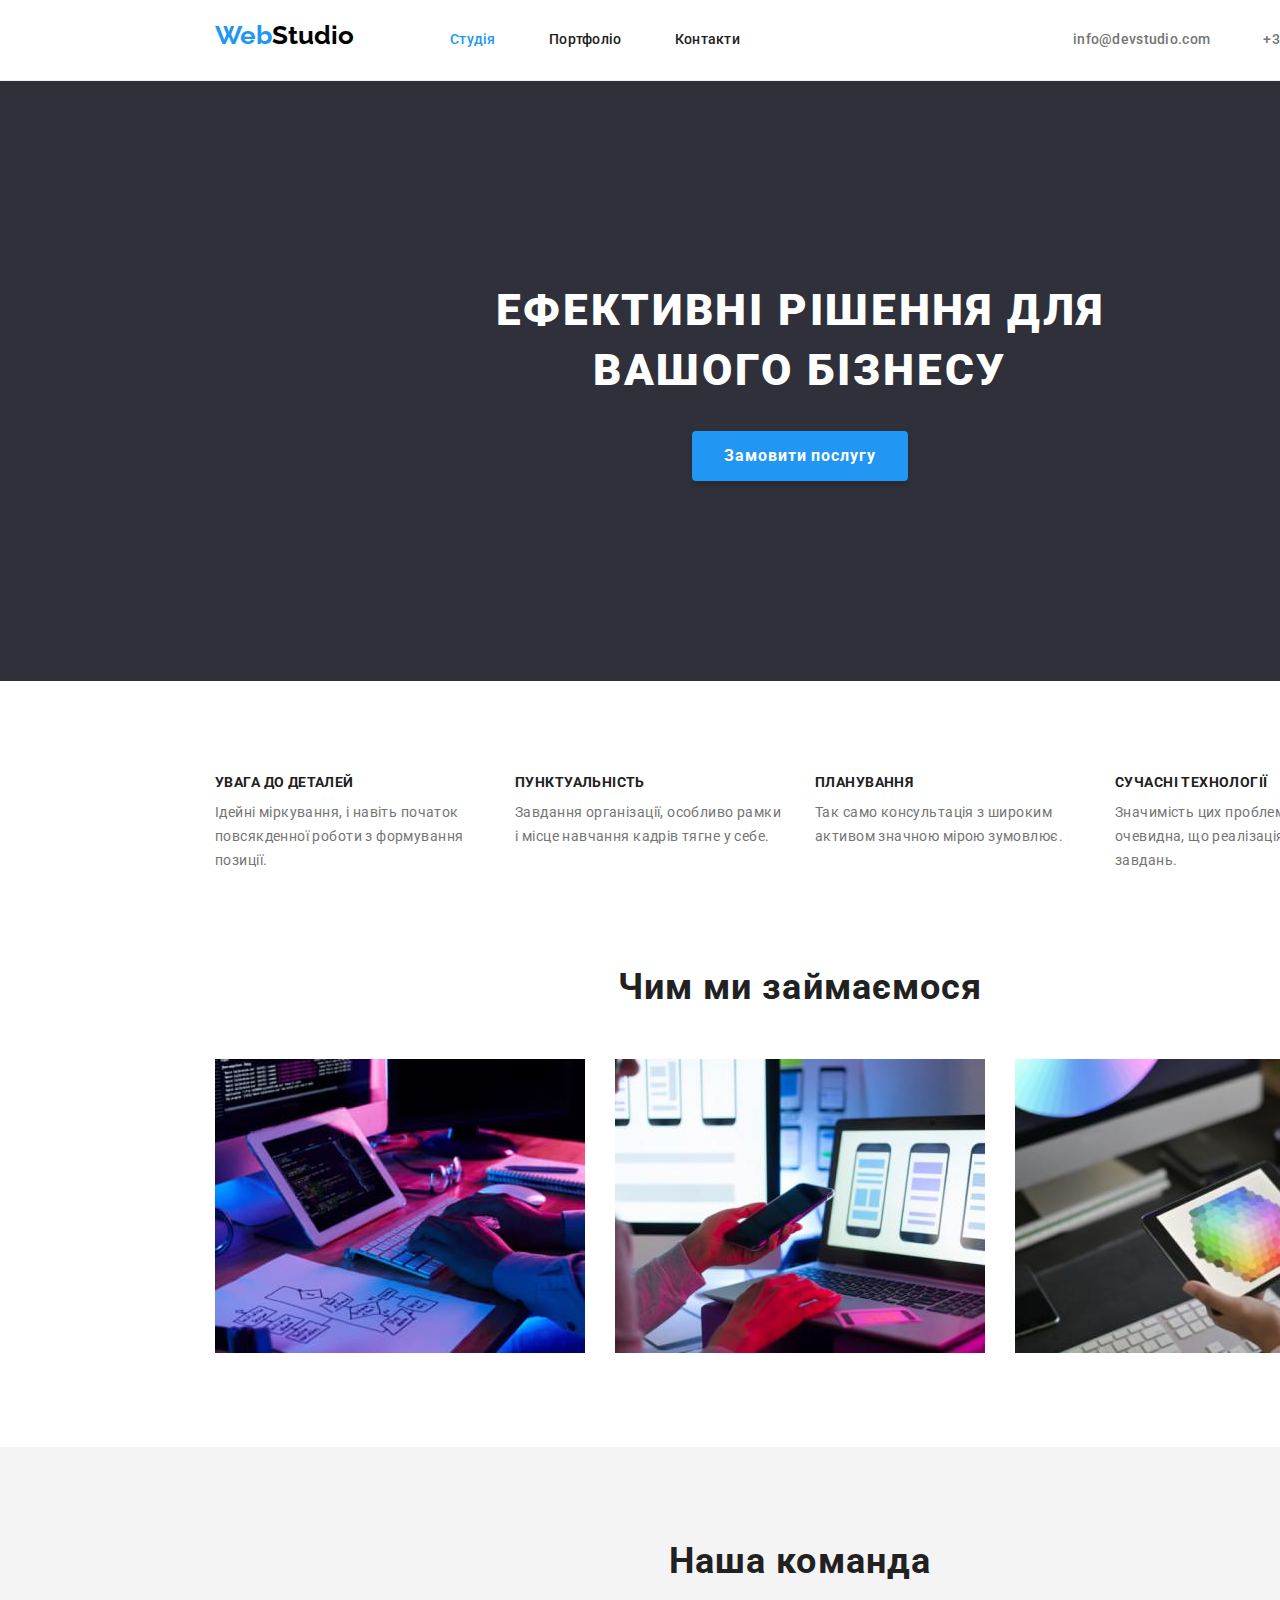
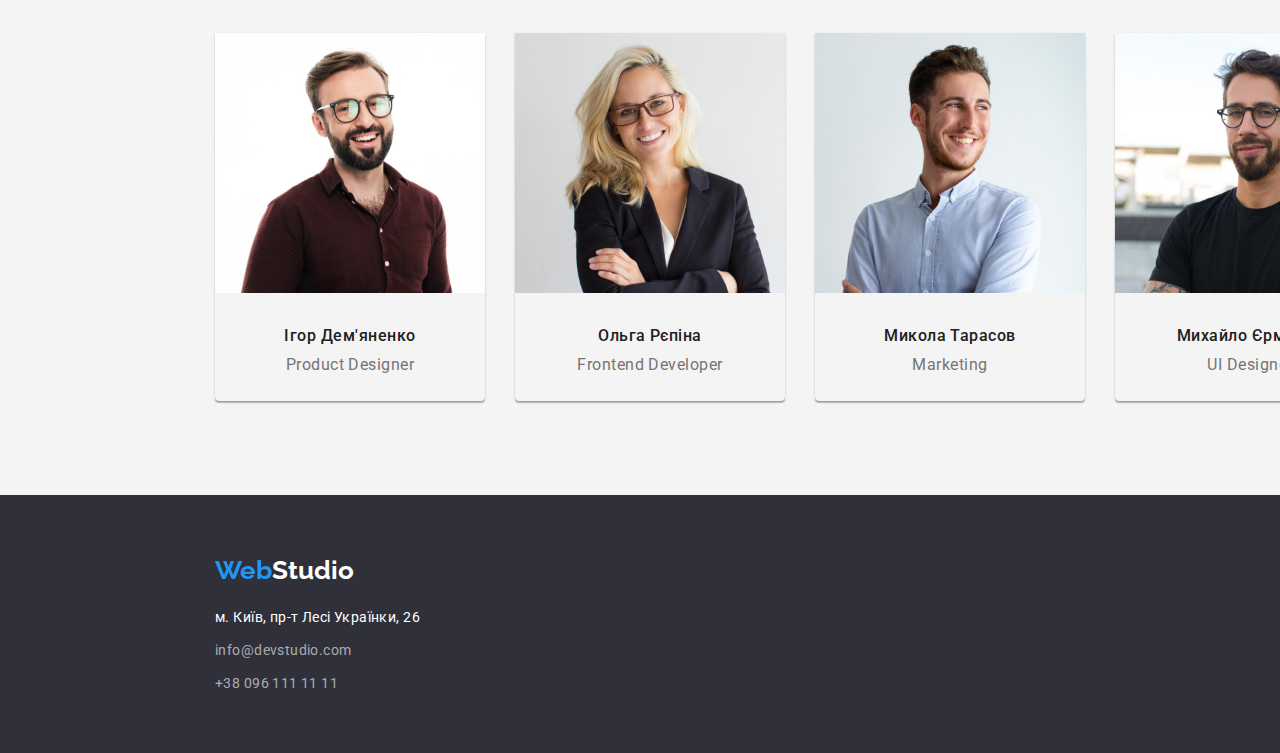
<file: index.html>
<!DOCTYPE html>
<html lang="uk">
  <head>
    <meta charset="UTF-8" />
    <meta http-equiv="X-UA-Compatible" content="IE=edge" />
    <meta name="viewport" content="width=device-width, initial-scale=1.0" />
    <title>Студія</title>

    <link rel="stylesheet" href="style.css" />
    <link rel="preconnect" href="https://fonts.googleapis.com" />
    <link rel="preconnect" href="https://fonts.gstatic.com" crossorigin />
    <link
      href="https://fonts.googleapis.com/css2?family=Raleway:wght@700&family=Roboto:wght@400;500;700;900&display=swap"
      rel="stylesheet"
    />
  </head>
  <body>
    <header class="header">
      <a href="./index.html" class="logo">
        <span class="logo-first-part">Web</span
        ><span class="logo-second-part">Studio</span>
      </a>
      <nav class="header-nav">
        <ul class="header-links-list">
          <li class="header-links-list-item">
            <a href="./index.html" class="header-link active-link">Студія</a>
          </li>
          <li class="header-links-list-item">
            <a href="./portfolio.html" class="header-link">Портфоліо</a>
          </li>
          <li class="header-links-list-item">
            <a href="#" class="header-link">Контакти</a>
          </li>
        </ul>
      </nav>
      <ul class="header-contacts-list">
        <li><a href="mailto:info@devstudio.com">info@devstudio.com</a></li>
        <li><a href="tel:+380961111111">+38 096 111 11 11</a></li>
      </ul>
    </header>

    <main>
      <section class="hero">
        <h1>ЕФЕКТИВНІ РІШЕННЯ ДЛЯ ВАШОГО БІЗНЕСУ</h1>
        <button type="button" class="hero-btn">Замовити послугу</button>
      </section>

      <section class="features">
        <ul class="features-list">
          <li class="features-list-item">
            <h3>УВАГА ДО ДЕТАЛЕЙ</h3>
            <p>
              Ідейні міркування, і навіть початок повсякденної роботи з
              формування позиції.
            </p>
          </li>
          <li class="features-list-item">
            <h3>ПУНКТУАЛЬНІСТЬ</h3>
            <p>
              Завдання організації, особливо рамки і місце навчання кадрів тягне
              у себе.
            </p>
          </li>

          <li class="features-list-item">
            <h3>ПЛАНУВАННЯ</h3>
            <p>
              Так само консультація з широким активом значною мірою зумовлює.
            </p>
          </li>
          <li class="features-list-item">
            <h3>СУЧАСНІ ТЕХНОЛОГІЇ</h3>
            <p>
              Значимість цих проблем настільки очевидна, що реалізація планових
              завдань.
            </p>
          </li>
        </ul>
      </section>

      <section class="job">
        <h2>Чим ми займаємося</h2>
        <ul class="job-list">
          <li class="job-list-item">
            <a href="#"
              ><img
                src="./images/job1.jpg"
                alt="Наші проекти"
                width="370"
                height="294"
            /></a>
          </li>
          <li class="job-list-item">
            <a href="#"
              ><img
                src="./images/job2.jpg"
                alt="Наші проекти"
                width="370"
                height="294"
            /></a>
          </li>
          <li class="job-list-item">
            <a href="#"
              ><img
                src="./images/job3.jpg"
                alt="Наші проекти"
                width="370"
                height="294"
            /></a>
          </li>
        </ul>
      </section>

      <section class="team">
        <h2>Наша команда</h2>
        <ul class="team-list">
          <li class="team-list-item">
            <a href="#"
              ><img
                src="./images/team1.jpg"
                width="270"
                height="260"
                alt="Ігорь Дем'яненко"
              />
              <h3>Ігор Дем'яненко</h3>
              <p>Product Designer</p>
            </a>
          </li>
          <li class="team-list-item">
            <a href="#"
              ><img
                src="./images/team2.jpg"
                width="270"
                height="260"
                alt="Ольга Рєпіна"
              />
              <h3>Ольга Рєпіна</h3>
              <p>Frontend Developer</p>
            </a>
          </li>
          <li class="team-list-item">
            <a href="#"
              ><img
                src="./images/team3.jpg"
                width="270"
                height="260"
                alt="Микола Тарасов"
              />
              <h3>Микола Тарасов</h3>
              <p>Marketing</p>
            </a>
          </li>
          <li class="team-list-item">
            <a href="#"
              ><img
                src="./images/team4.jpg"
                width="270"
                height="260"
                alt="Михайло Єрмаков"
              />
              <h3>Михайло Єрмаков</h3>
              <p>UI Designer</p>
            </a>
          </li>
        </ul>
      </section>
    </main>

    <footer class="footer">
      <a href="./index.html" class="logo">
        <span class="logo-first-part">Web</span
        ><span class="logo-second-part-footer">Studio</span>
      </a>
      <address class="address">
        <ul class="address-list">
          <li class="address-list-item address-city">
            <a href="https://goo.gl/maps/3ZXyzKHYZNvMM94u7">
              м. Київ, пр-т Лесі Українки, 26
            </a>
          </li>
          <li class="address-list-item">
            <a href="mailto:info@devstudio.com">info@devstudio.com</a>
          </li>
          <li class="address-list-item">
            <a href="tel:+380961111111">+38 096 111 11 11</a>
          </li>
        </ul>
      </address>
    </footer>
  </body>
</html>
</file>
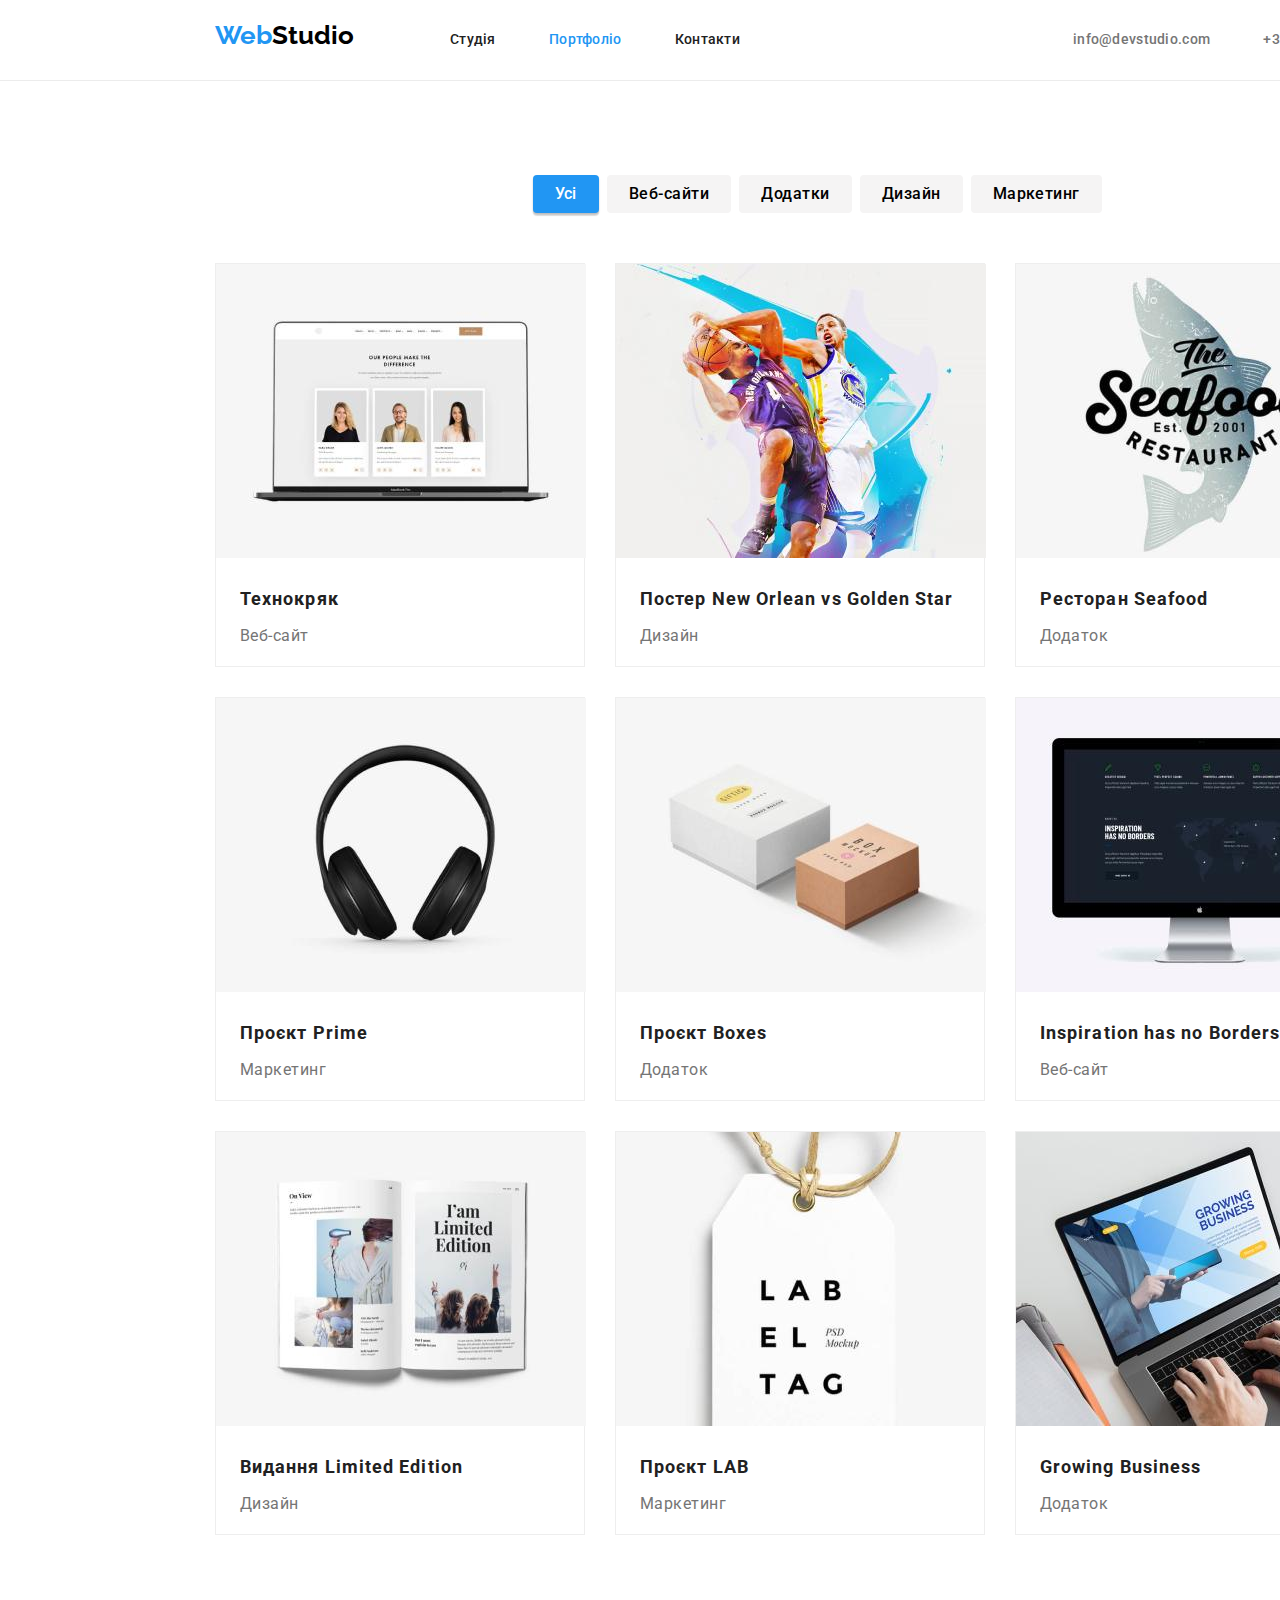
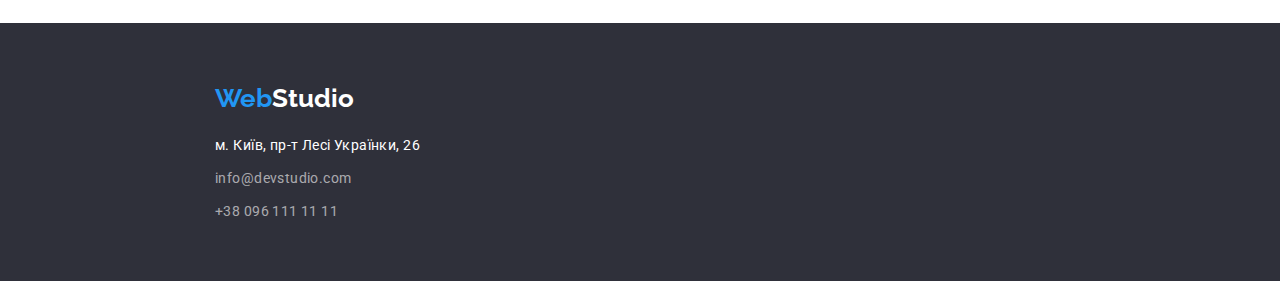
<file: portfolio.html>
<!DOCTYPE html>
<html lang="uk">
  <head>
    <meta charset="UTF-8" />
    <meta http-equiv="X-UA-Compatible" content="IE=edge" />
    <meta name="viewport" content="width=device-width, initial-scale=1.0" />
    <title>Студія</title>

    <link rel="stylesheet" href="style.css" />
    <link rel="preconnect" href="https://fonts.googleapis.com" />
    <link rel="preconnect" href="https://fonts.gstatic.com" crossorigin />
    <link
      href="https://fonts.googleapis.com/css2?family=Raleway:wght@700&family=Roboto:wght@400;500;700;900&display=swap"
      rel="stylesheet"
    />
  </head>
  <body>
    <header class="header">
      <a href="./index.html" class="logo">
        <span class="logo-first-part">Web</span
        ><span class="logo-second-part">Studio</span>
      </a>
      <nav class="header-nav">
        <ul class="header-links-list">
          <li class="header-links-list-item">
            <a href="./index.html" class="header-link">Студія</a>
          </li>
          <li class="header-links-list-item">
            <a href="./portfolio.html" class="header-link active-link"
              >Портфоліо</a
            >
          </li>
          <li class="header-links-list-item">
            <a href="#" class="header-link">Контакти</a>
          </li>
        </ul>
      </nav>
      <ul class="header-contacts-list">
        <li><a href="mailto:info@devstudio.com">info@devstudio.com</a></li>
        <li><a href="tel:+380961111111">+38 096 111 11 11</a></li>
      </ul>
    </header>

    <main>
      <section class="portfolio">
        <ul class="filter-list">
          <li class="filter-list-item">
            <button type="button" class="filter-btn active-btn">Усі</button>
          </li>
          <li class="filter-list-item">
            <button type="button" class="filter-btn">Веб-сайти</button>
          </li>
          <li class="filter-list-item">
            <button type="button" class="filter-btn">Додатки</button>
          </li>
          <li class="filter-list-item">
            <button type="button" class="filter-btn">Дизайн</button>
          </li>
          <li class="filter-list-item">
            <button type="button" class="filter-btn">Маркетинг</button>
          </li>
        </ul>
        <ul class="projects-list">
          <li class="projects-list-item">
            <a href="#">
              <img
                src="./images/project1.jpg"
                alt="Веб-сайт Технокряк"
                width="370"
                height="294"
              />
              <h2 class="project-list-item-name">Технокряк</h2>
              <p class="project-list-item-category">Веб-сайт</p>
            </a>
          </li>
          <li class="projects-list-item">
            <a href="#">
              <img
                src="./images/project2.jpg"
                alt="Дизайн Постер New Orlean vs Golden Star"
                width="370"
                height="294"
              />
              <h2 class="project-list-item-name">
                Постер New Orlean vs Golden Star
              </h2>
              <p class="project-list-item-category">Дизайн</p>
            </a>
          </li>
          <li class="projects-list-item">
            <a href="#">
              <img
                src="./images/project3.jpg"
                alt="Додаток Ресторан Seafood"
                width="370"
                height="294"
              />
              <h2 class="project-list-item-name">Ресторан Seafood</h2>
              <p class="project-list-item-category">Додаток</p>
            </a>
          </li>
          <li class="projects-list-item">
            <a href="#">
              <img
                src="./images/project4.jpg"
                alt="Маркетинг Проєкт Prime"
                width="370"
                height="294"
              />
              <h2 class="project-list-item-name">Проєкт Prime</h2>
              <p class="project-list-item-category">Маркетинг</p>
            </a>
          </li>
          <li class="projects-list-item">
            <a href="#">
              <img
                src="./images/project5.jpg"
                alt="Додаток Проєкт Boxes"
                width="370"
                height="294"
              />
              <h2 class="project-list-item-name">Проєкт Boxes</h2>
              <p class="project-list-item-category">Додаток</p>
            </a>
          </li>
          <li class="projects-list-item">
            <a href="#">
              <img
                src="./images/project6.jpg"
                alt="Веб-сайт Inspiration has no Borders"
                width="370"
                height="294"
              />
              <h2 class="project-list-item-name">Inspiration has no Borders</h2>
              <p class="project-list-item-category">Веб-сайт</p>
            </a>
          </li>
          <li class="projects-list-item">
            <a href="#">
              <img
                src="./images/project7.jpg"
                alt="Дизайн Видання Limited Edition"
                width="370"
                height="294"
              />
              <h2 class="project-list-item-name">Видання Limited Edition</h2>
              <p class="project-list-item-category">Дизайн</p>
            </a>
          </li>
          <li class="projects-list-item">
            <a href="#">
              <img
                src="./images/project8.jpg"
                alt="Маркетинг Проєкт LAB"
                width="370"
                height="294"
              />
              <h2 class="project-list-item-name">Проєкт LAB</h2>
              <p class="project-list-item-category">Маркетинг</p>
            </a>
          </li>
          <li class="projects-list-item">
            <a href="#">
              <img
                src="./images/project9.jpg"
                alt="Додаток Growing Business"
                width="370"
                height="294"
              />
              <h2 class="project-list-item-name">Growing Business</h2>
              <p class="project-list-item-category">Додаток</p>
            </a>
          </li>
        </ul>
      </section>
    </main>

    <footer class="footer">
      <a href="./index.html" class="logo">
        <span class="logo-first-part">Web</span
        ><span class="logo-second-part-footer">Studio</span>
      </a>
      <address class="address">
        <ul class="address-list">
          <li class="address-list-item address-city">
            <a href="https://goo.gl/maps/3ZXyzKHYZNvMM94u7">
              м. Київ, пр-т Лесі Українки, 26
            </a>
          </li>
          <li class="address-list-item">
            <a href="mailto:info@devstudio.com">info@devstudio.com</a>
          </li>
          <li class="address-list-item">
            <a href="tel:+380961111111">+38 096 111 11 11</a>
          </li>
        </ul>
      </address>
    </footer>
  </body>
</html>
</file>
<file: style.css>
/* global styles start */
body {
  width: 1600px;
  margin: 0 auto;
  box-sizing: border-box;

  font-family: Roboto, sans-serif;
  font-size: 14px;
  color: var(--black-color);
}
:root {
  --blue-color: #2196f3;
  --black-color: #212121;
  --grey-color: #757575;
  --header-footer-color: #2f303a;
  --white-color: #FFFFFF;
  --section-color: #F5F4F4;
}
/* global styles end */

/* header section start */
.header {

  display: inline-block;
  width: 1170px;
  height: 80px;

  padding: 0px 215px;
  border-bottom: 1px solid #ECECEC
}
.logo {
  display: inline-block;

  font-size: 26px;
  font-family: Raleway;
  font-weight: 700;
  line-height: 1.19;
}
.logo-first-part {
  color: var(--blue-color);
}
.logo-second-part {
  color: #000000;
}
.logo-second-part-footer {
  color: var(--white-color);
}
.header-nav {

  height: 100%;
  display: inline-block;
  vertical-align: middle;
  margin-left: 93px;

}
.header-contacts-list {
  margin: 0;
  padding: 0;
  display: inherit;
  height: 16px;
  margin-left: 330px;
  font-weight: 500;
  line-height: 1.14;
  letter-spacing: 0.02em;
}
a {
  text-decoration: none;
  display: inline-block;
}
a:focus-visible {
  color: var(--blue-color);
}

li {
  display: inline-block;
  list-style: none;
}
li a {
  color: var(--grey-color);
  width: 100%;
  height: 100%;
}
li a:hover {
  color: var(--blue-color);
}
.header-links-list {
  margin: 0;
  padding: 0;
  padding-top: 32px;
  font-weight: 500;
  line-height: 1.14;
  letter-spacing: 0.02em;
}
.header-links-list li:not(:last-child) {
  margin-right: 50px;
}
.header-contacts-list li:not(:last-child) {
  margin-right: 50px;
}

.header-link {
  color: var(--black-color);
}
.header-link:hover {
  color: var(--blue-color);
  text-decoration: solid underline 3px;
  text-underline-offset: 5px;
}
.header-link.active-link {
  color: var(--blue-color);
}
.hero {
  width: 1600px;
  height: 600px;
  margin: 0 auto;

  background-color: var(--header-footer-color);
}
h1 {
  display: block;
  width: 699px;
  height: 120px;
  margin: 0 auto;
  padding-top: 200px;

  font-size: 44px;
  font-weight: 900;
  line-height: 1.36;
  text-align: center;
  letter-spacing: 0.06em;
  color: var(--white-color);
}
.hero-btn {
  display: block;
  height: 50px;
  margin: 0 auto;
  margin-top: 30px;
  padding: 10px 32px;

  color: var(--white-color);
  font-family: Roboto;
  font-size: 16px;
  font-weight: 700;
  line-height: 1.87;
  letter-spacing: 0.06em;

  background-color: var(--blue-color);
  border: none;
  box-shadow: 0px 4px 4px rgba(0, 0, 0, 0.15);
  border-radius: 4px;

  transition: transform ease-in-out 0.4s;
}
.hero-btn:hover {
  cursor: pointer;
  background-color: rgb(6, 175, 77);

  transform: translateY(3px);
}
/* header section end */

/* main section start */
.index-page {
  height: 1414;
  padding-top: 94px;
}
.features {
  width: 1170px;
  height: 98px;
  margin: 0 auto;
  margin-top: 94px;
}
.features-list {
  margin: 0;
  padding: 0;
  height: 100%;
}
.features-list-item {
  height: 98px;
  width: 270px;
  margin-right: 30px;
  float: left;
}
.features-list-item h3 {
  margin: 0;
  padding: 0;
  margin-bottom: 10px;

  font-size: 14px;
  line-height: 1.14;
  letter-spacing: 0.03em;
}
.features-list-item:last-child {
  margin-right: 0;

}
.features-list-item > p {
  margin-top: 10px;

  color: var(--grey-color);
  line-height: 1.71;
  letter-spacing: 0.03em;
}
.job {
  width: 1170px;
  height: 386px;
  margin: 0 auto;
  margin-top: 94px;
}
h2 {
  margin: 0;
  padding: 0;

  font-weight: 700;
  font-size: 36px;
  line-height: 1.16;
  letter-spacing: 0.03em;

}
.job h2,
.team h2 {
  text-align: center;
}
.job-list,
.team-list {
  margin: 0;
  padding: 0;
  margin-top: 50px;
}
.job-list-item {
  height: 100%;
  margin-right: 30px;
  float: left;

  transition: transform ease-in-out 0.7s;
}
.job-list-item:hover {
  box-shadow: 0px 0px 3px 1px var(--blue-color);

  transform: translateY(10px);
}
.job-list-item:last-child {
  margin-right: 0;
}
.job-list {
  height: 294px;
}
.team {
  width: 1600px;
  height: 554px;
  margin-top: 94px;
  padding-top: 94px;

  background-color: var(--section-color);
}
.team-list {
  margin: 0 auto;
  margin-top: 50px;
  width: 1170px;
}
.team-list-item {
  width: 270px;
  height: 368px;
  float: left;
  margin-right: 30px;

  box-shadow: 0px 1px 3px rgba(0, 0, 0, 0.12), 0px 1px 1px rgba(0, 0, 0, 0.14),
    0px 2px 1px rgba(0, 0, 0, 0.2);
  border-radius: 0px 0px 4px 4px;
}
.team-list-item:hover {
  box-shadow: 0px 0px 3px var(--blue-color);
}
.team-list-item:last-child {
  margin-right: 0;
}
.team-list-item h3 {
  margin: 0;
  padding: 0;
  margin-top: 30px;

  text-align: center;
  font-weight: 500;
  font-size: 16px;
  line-height: 1.19;
  letter-spacing: 0.03em;
  color: var(--black-color);
}
.team-list-item p {
  margin: 0;
  padding: 0;
  margin-top: 10px;

  font-size: 16px;
  line-height: 1.19;
  text-align: center;
  letter-spacing: 0.03em;
  color: var(--grey-color);
}
/* main section end */

/* footer section start */
.footer {
  display: inline-block;
  width: 1170px;
  height: 198px;

  padding-left: 215px;
  padding-right: 215px;
  padding-top: 60px;
  background-color: var(--header-footer-color);
}
.address {
  margin-top: 20px;
}
.address-list {
  margin: 0;
  padding: 0;
}
.address-list-item {
  width: 100%;
  margin-bottom: 9px;
  font-style: normal;
}
.address-list-item a {
  font-size: 14px;
  line-height: 1.71;
  letter-spacing: 0.03em;
  color: rgba(255, 255, 255, 0.6);
}
.address-list-item a:focus-visible {
  color: var(--blue-color);
}
.address-city a {
  color: var(--white-color);
  font-size: 14px;
  line-height: 1.71;
  letter-spacing: 0.03em;
}
/* footer section end */

/* portfolio page styles start */
/* filter block start */
.portfolio {
  padding-top: 94px;
}
.filter-list {
  width: 575px;
  height: 38px;
  margin: 0 auto;
}
.filter-list-item:not(:last-child) {
  margin-right: 8px;
  float: left;
}
.filter-btn.active-btn {
  color: var(--white-color);

  background-color: var(--blue-color);
  box-shadow: 0px 3px 1px rgba(0, 0, 0, 0.1), 0px 1px 2px rgba(0, 0, 0, 0.08),
    0px 2px 2px rgba(0, 0, 0, 0.12);
}
.filter-btn {
  width: 100%;
  padding: 6px 22px;

  font-family: Roboto;
  font-weight: 500;
  font-size: 16px;
  line-height: 1.62;
  text-align: center;
  letter-spacing: 0.03em;

  border: none;
  border-radius: 4px;
  background-color: var(--section-color);
}
.filter-btn:hover,
.filter-btn:focus {
  color: var(--white-color);

  cursor: pointer;
  background-color: var(--blue-color);
  box-shadow: 0px 3px 1px rgba(0, 0, 0, 0.1), 0px 1px 2px rgba(0, 0, 0, 0.08),
    0px 2px 2px rgba(0, 0, 0, 0.12);
    outline: none;
}
/* filter block end */

/* main section start */

.projects-list {
  padding: 0;
  width: 1170px;
  height: 1360px;
  margin: 0 auto;
  margin-top: 50px;
}
.projects-list-item {
  width: 370px;
  height: 404px;
  float: left;
  margin-right: 30px;
  margin-bottom: 30px;
  box-sizing: border-box;

  border: 1px solid #eeeeee;
}
.projects-list-item:hover {
  box-shadow: 0px 0px 3px var(--blue-color);
}
.projects-list-item:last-child {
  margin-right: 0px;
  margin-bottom: 0px;
}
.projects-list-item:nth-child(3n + 3) {
  margin-right: 0px;
  margin-bottom: 0px;
}
.project-list-item-name {
  margin-top: 20px;
  padding: 0 24px;

  font-weight: 700;
  font-size: 18px;
  line-height: 2.0;
  letter-spacing: 0.06em;
  color: var(--black-color);
}
.project-list-item-category {
  margin-top: 4px;
  padding: 0 24px;

  font-size: 16px;
  line-height: 1.88;
  letter-spacing: 0.03em;
  color: var(--grey-color);
}
/* main section end */
/* portfolio page styles end */
</file>
